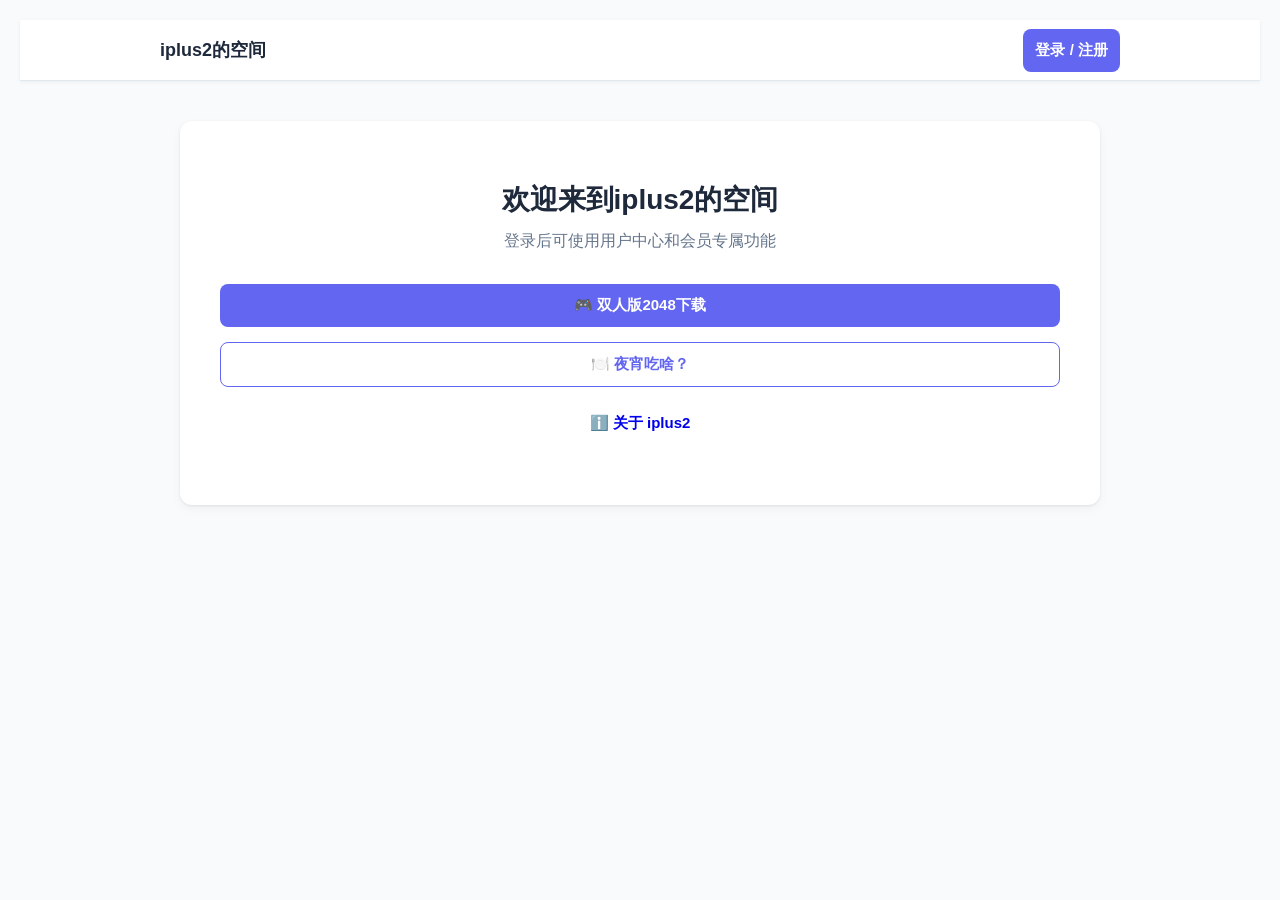
<file: index.html>
<!DOCTYPE html>
<html lang="zh-CN">
<head>
  <meta charset="UTF-8" />
  <meta name="viewport" content="width=device-width, initial-scale=1.0" />
  <title>iplus2的空间</title>
  <link rel="stylesheet" href="css/style.css" />
</head>
<body>
  <div id="site-header"></div>

  <!-- 主页内容 -->
  <main class="home-container">
    <section class="home-hero">
      <h2 id="home-welcome">欢迎来到iplus2的空间</h2>
      <p id="home-description">登录后可使用用户中心和会员专属功能</p>
      <div style="margin-top: 20px;">
        <a href="2048download.html" class="btn btn-primary home-cta">🎮 双人版2048下载</a>
      </div>
      <div style="margin-top: 15px;">
        <a id="home-meal-link" href="dinner.html" class="btn btn-secondary home-cta">🍽️ 吃点啥？</a>
      </div>
      <div id="home-contact-btn-wrap" style="margin-top: 15px; display: none;">
        <a id="home-contact-btn" href="contact.html" class="btn btn-primary home-cta">🌐 个人空间</a>
      </div>
      <div id="home-mailbox-btn-wrap" style="margin-top: 15px; display: none;">
        <a href="mailbox.html" class="btn btn-primary home-cta">📮 信箱</a>
      </div>
      <div id="home-wishlist-btn-wrap" style="margin-top: 15px; display: none;">
        <a href="wishlist.html" class="btn btn-primary home-cta">✨ 心愿单</a>
      </div>
      <div id="home-admin-btn-wrap" style="margin-top: 15px; display: none;">
        <a href="admin-invite.html" class="btn btn-primary home-cta">🔧 站主工作台</a>
      </div>
      <div style="margin-top: 15px;">
        <a href="about.html" class="btn btn-outline home-cta">ℹ️ 关于 iplus2</a>
      </div>
    </section>
  </main>

  <script src="js/supabase.min.js"></script>
  <script src="js/config.js"></script>
  <script src="js/header-auth.js"></script>
  <script src="js/vip.js"></script>
  <script src="js/dinner.js"></script>
  <script src="js/home.js"></script>
</body>
</html>
</file>
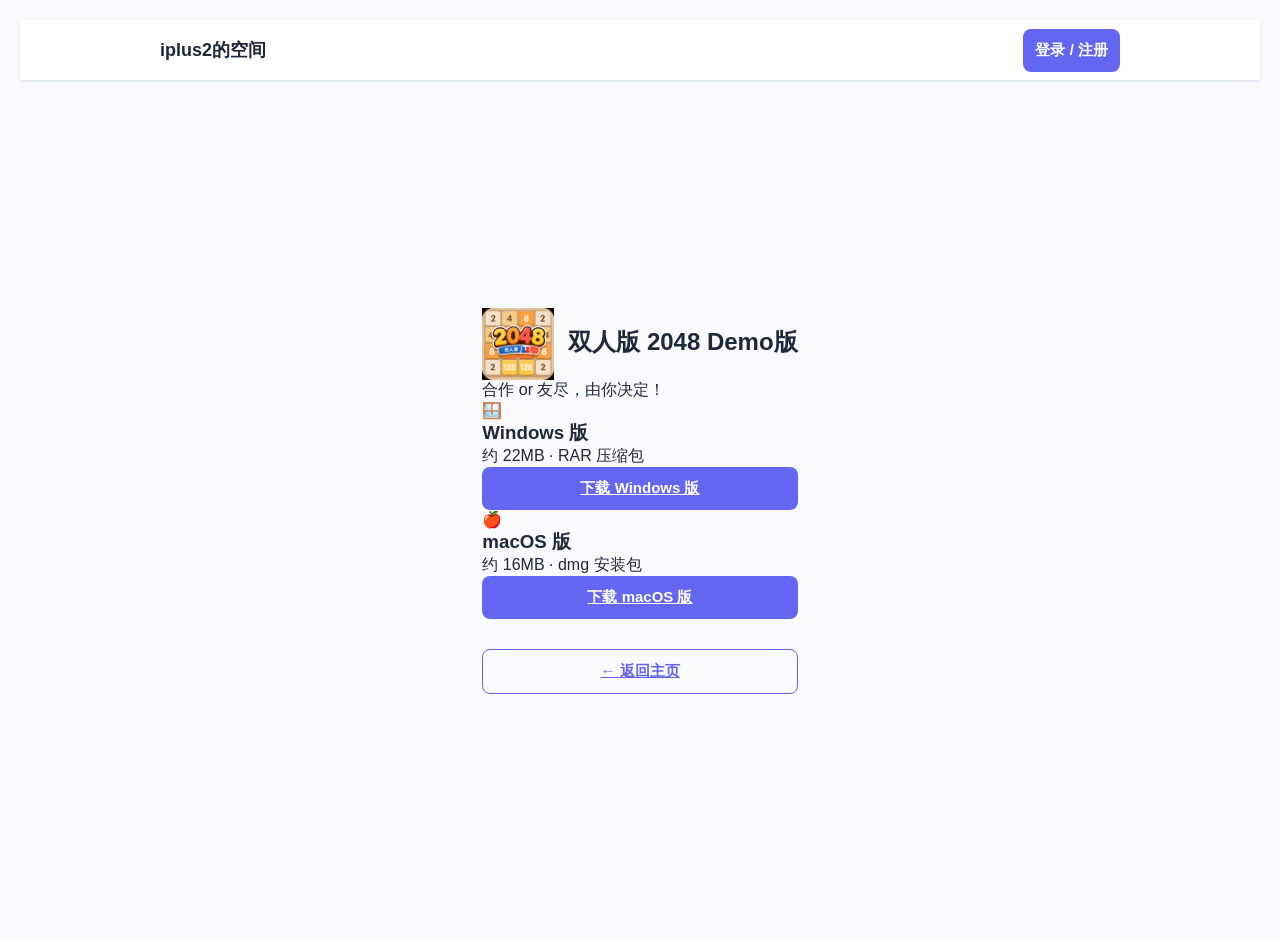
<file: 2048download.html>
<!DOCTYPE html>
<html lang="zh-CN">
<head>
  <meta charset="UTF-8" />
  <meta name="viewport" content="width=device-width, initial-scale=1.0" />
  <title>双人版2048 Demo版</title>
  <link rel="stylesheet" href="css/style.css" />
</head>
<body>
  <div id="site-header"></div>

  <main class="page-center">
    <section class="download-section">
      <h2>
        <img src="images/2048-icon.png" alt="2048" style="height:3em;vertical-align:middle;margin-right:0.3em;">
        双人版 2048 Demo版
      </h2>
      <p class="download-desc">合作 or 友尽，由你决定！</p>

      <div class="download-cards">
        <!-- Windows 下载卡片 -->
        <div class="download-card">
          <div class="download-icon">🪟</div>
          <h3>Windows 版</h3>
          <p class="download-info">约 22MB · RAR 压缩包</p>
          <a href="https://glumggyukihrkfrryogd.supabase.co/storage/v1/object/public/attachments/2048download/2048.rar" class="btn btn-primary" id="btn-download-win">下载 Windows 版</a>
        </div>

        <!-- macOS 下载卡片 -->
        <div class="download-card">
          <div class="download-icon">🍎</div>
          <h3>macOS 版</h3>
          <p class="download-info">约 16MB · dmg 安装包</p>
          <a href="https://glumggyukihrkfrryogd.supabase.co/storage/v1/object/public/attachments/2048download/2048_installer.dmg" class="btn btn-primary" id="btn-download-mac">下载 macOS 版</a>
        </div>
      </div>

      <div style="margin-top: 30px;">
        <a href="index.html" class="btn btn-secondary">← 返回主页</a>
      </div>
    </section>
  </main>

  <script src="js/supabase.min.js"></script>
  <script src="js/config.js"></script>
  <script src="js/header-auth.js"></script>
  <script src="js/vip.js"></script>
</body>
</html>
</file>
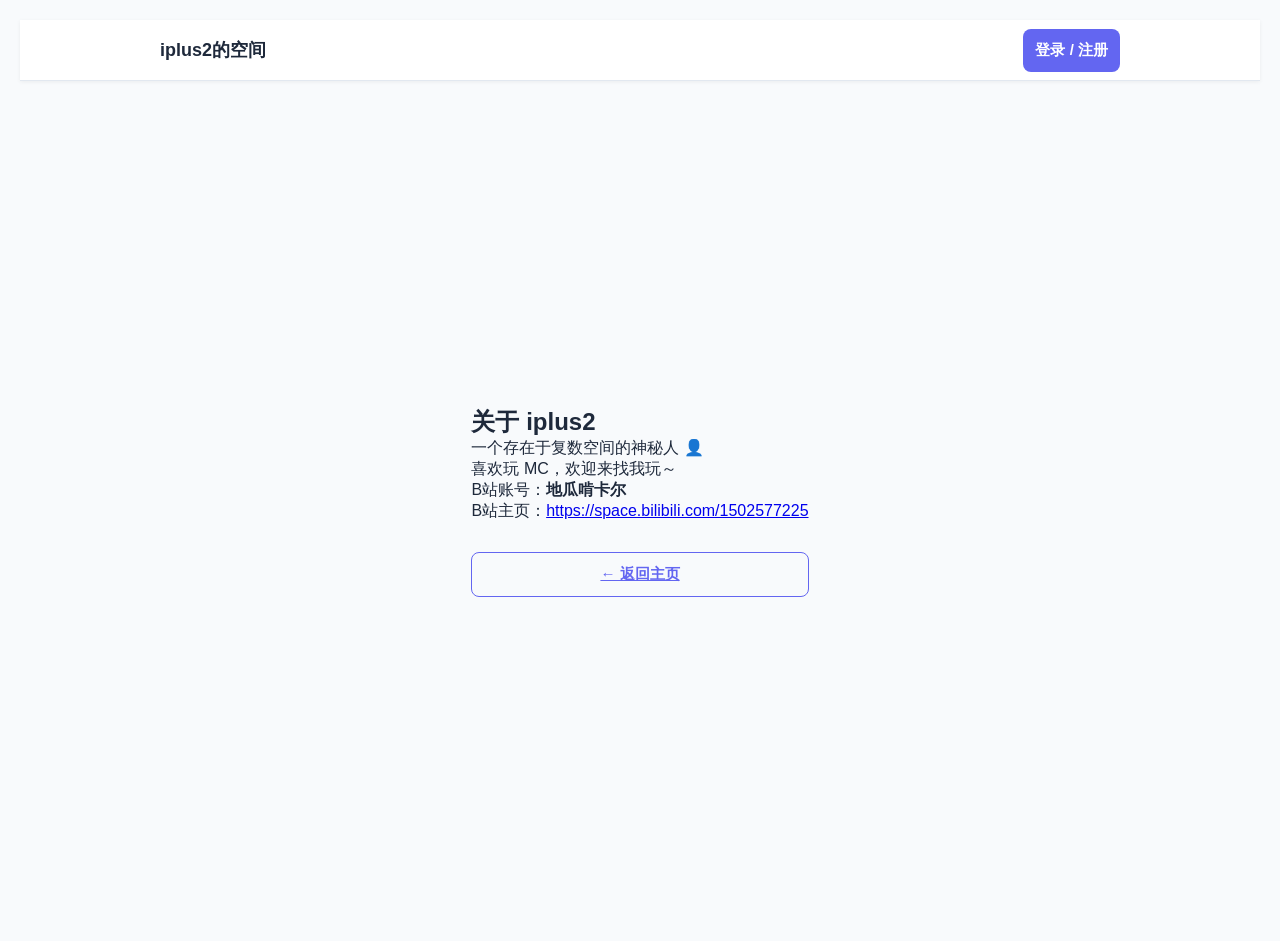
<file: about.html>
<!DOCTYPE html>
<html lang="zh-CN">
<head>
  <meta charset="UTF-8" />
  <meta name="viewport" content="width=device-width, initial-scale=1.0" />
  <title>关于 iplus2</title>
  <link rel="stylesheet" href="css/style.css" />
</head>
<body>
  <div id="site-header"></div>

  <main class="page-center">
    <section class="about-section">
      <h2>关于 iplus2</h2>
      <div class="about-content">
        <p>一个存在于复数空间的神秘人 👤</p>
        <p>喜欢玩 MC，欢迎来找我玩～</p>
        <p>
          B站账号：<strong>地瓜啃卡尔</strong><br />
          B站主页：<a href="https://space.bilibili.com/1502577225" target="_blank">https://space.bilibili.com/1502577225</a>
        </p>
      </div>
      <div style="margin-top: 30px;">
        <a href="index.html" class="btn btn-secondary">← 返回主页</a>
      </div>
    </section>
  </main>

  <script src="js/supabase.min.js"></script>
  <script src="js/config.js"></script>
  <script src="js/header-auth.js"></script>
  <script src="js/vip.js"></script>
</body>
</html>
</file>
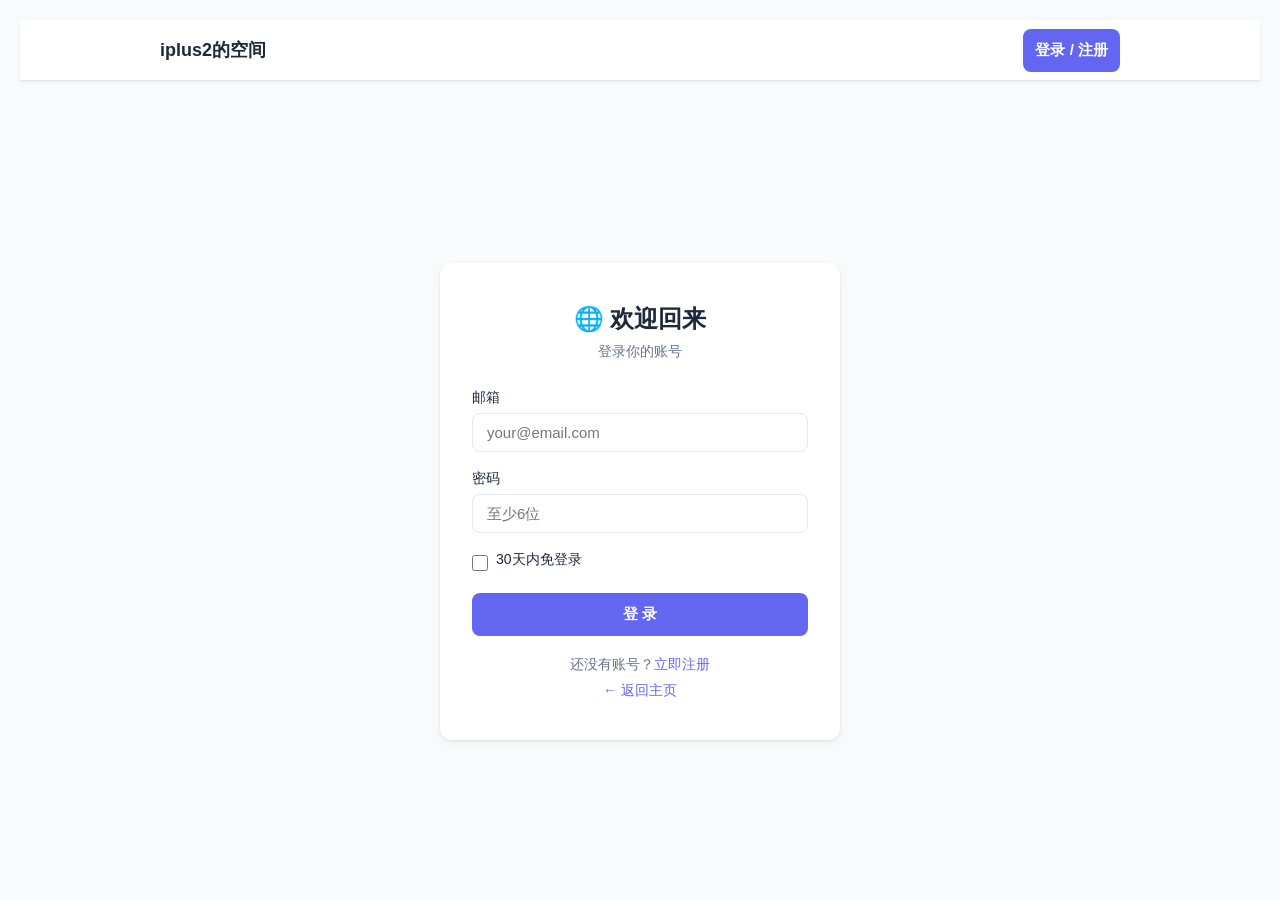
<file: admin-invite.html>
<!DOCTYPE html>
<html lang="zh-CN">
<head>
  <meta charset="UTF-8" />
  <meta name="viewport" content="width=device-width, initial-scale=1.0" />
  <title>邀请码管理</title>
  <link rel="stylesheet" href="css/style.css" />
  <link rel="stylesheet" href="css/admin-invite.css" />
</head>
<body>
  <div id="site-header"></div>

  <div class="page-center">
    <div class="admin-wrap">
      <a href="index.html" class="back-link">← 返回首页</a>

      <div class="admin-header">
        <h1>🎫 邀请码管理</h1>
        <p>生成和管理 VIP / SVIP 邀请码</p>
      </div>

      <div class="notice">
        ⚠️ <strong>仅管理员可用。</strong> 生成邀请码后请妥善保管，将码发给需要升级的用户，他们在自己的「用户中心」页面输入即可激活会员。
      </div>

      <!-- 生成区 -->
      <div class="admin-card">
        <h3>➕ 生成新邀请码</h3>
        <div class="gen-form">
          <select id="code-type-select">
            <option value="vip">VIP</option>
            <option value="svip">SVIP</option>
          </select>
          <input type="text" id="custom-code-input" placeholder="留空则自动生成" maxlength="24" style="padding:8px 12px;border:1px solid #d1d5db;border-radius:8px;font-size:0.9rem;outline:none;" />
          <button id="btn-gen-code" class="btn btn-primary">生成</button>
        </div>
        <div id="gen-result" class="result-box result-empty" style="display:none;"></div>
      </div>

      <!-- 列表区 -->
      <div class="admin-card">
        <h3>📋 邀请码列表</h3>
        <div id="codes-loading" class="loading">加载中...</div>
        <div id="codes-list"></div>
      </div>
    </div>
  </div>

  <script src="js/supabase.min.js"></script>
  <script src="js/config.js"></script>
  <script src="js/auth.js"></script>
  <script src="js/header-auth.js"></script>
  <script src="js/admin-invite.js"></script>
</body>
</html>
</file>
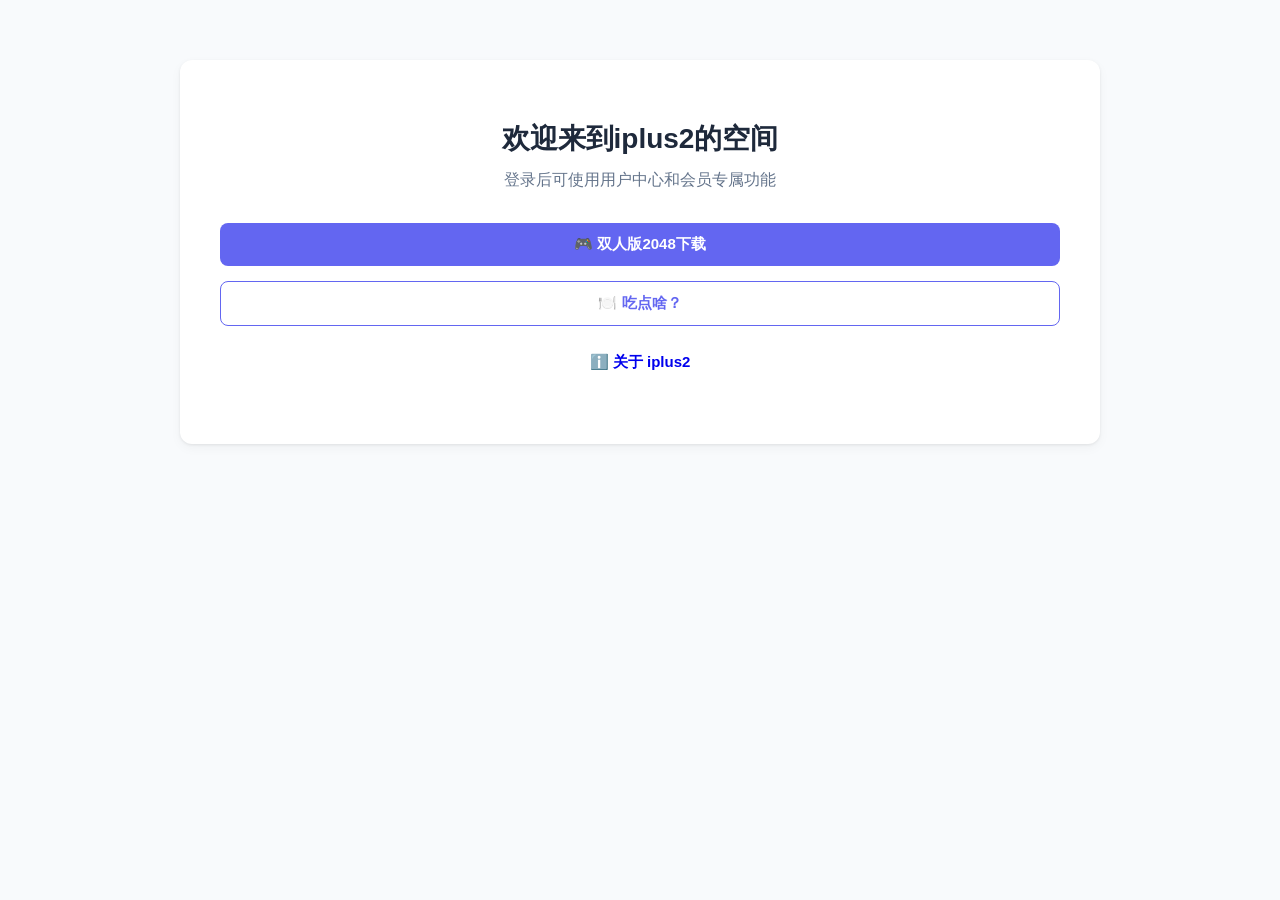
<file: change-password.html>
<!DOCTYPE html>
<html lang="zh-CN">
<head>
  <meta charset="UTF-8" />
  <meta name="viewport" content="width=device-width, initial-scale=1.0" />
  <title>修改密码</title>
  <link rel="stylesheet" href="css/style.css" />
</head>
<body>
  <div id="site-header"></div>

  <div class="page-center">
  <div class="auth-container">
    <div class="auth-card">
      <h1>🔑 修改密码</h1>
      <p class="subtitle">输入新密码</p>

      <div id="pwd-msg" class="message" style="display:none;"></div>

      <form id="change-pwd-form">
        <div class="form-group">
          <label for="new-password">新密码</label>
          <input type="password" id="new-password" placeholder="至少6位" required />
        </div>
        <div class="form-group">
          <label for="confirm-password">确认新密码</label>
          <input type="password" id="confirm-password" placeholder="再次输入新密码" required />
        </div>
        <button type="submit" class="btn btn-primary">确认修改</button>
      </form>

      <p class="auth-link">
        <a href="index.html">← 返回主页</a>
      </p>
    </div>
  </div>
  </div>

  <script src="js/supabase.min.js"></script>
  <script src="js/config.js"></script>
  <script src="js/header-auth.js"></script>
  <script src="js/vip.js"></script>
  <script src="js/change-password.js"></script>
</body>
</html>
</file>
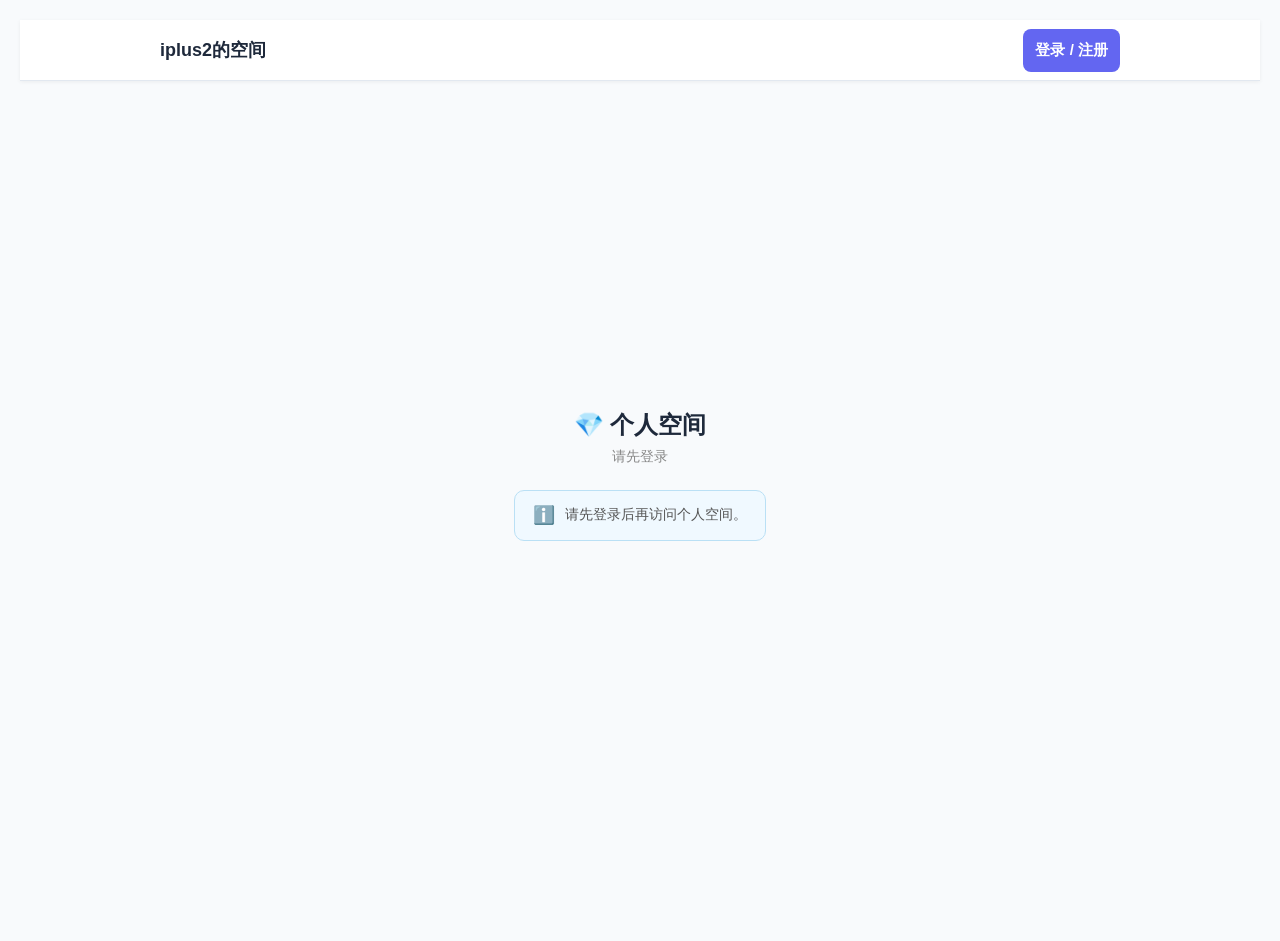
<file: contact.html>
<!DOCTYPE html>
<html lang="zh-CN">
<head>
  <meta charset="UTF-8" />
  <meta name="viewport" content="width=device-width, initial-scale=1.0" />
  <title>个人空间</title>
  <link rel="stylesheet" href="css/style.css" />
  <link rel="stylesheet" href="css/contact.css" />
</head>
<body>
  <div id="site-header"></div>

  <div class="page-center">
    <div class="private-space-wrap">
      <div class="private-header">
        <h1>💎 个人空间</h1>
        <p id="space-status">正在加载...</p>
      </div>

      <div id="private-compose" class="private-compose" style="display:none;">
        <h3>📝 发送消息</h3>
        <textarea id="compose-content" placeholder="在这里写下你想告诉我的内容..." maxlength="2000"></textarea>
        <div class="private-compose-actions">
          <label id="file-attach-label">
            📎 附件
            <input type="file" id="compose-file" accept="image/*,.pdf,.doc,.docx,.txt,.zip" />
          </label>
          <button id="btn-compose-submit" class="btn-compose">发 送</button>
        </div>
        <p class="private-attachment-hint">附件仅对双方可见，单个文件最大 20 MB。</p>
        <div id="compose-file-name" style="font-size:0.8rem;color:#888;margin-top:6px;display:none;"></div>
        <div id="compose-msg" class="message" style="margin-top:8px;"></div>
      </div>

      <div id="private-feed" class="private-feed"></div>
      <div class="private-pagination">
        <p id="posts-status" role="status"></p>
        <button id="btn-load-more" class="btn btn-secondary" type="button" hidden>加载更多</button>
      </div>
    </div>
  </div>

  <script src="js/supabase.min.js"></script>
  <script src="js/config.js"></script>
  <script src="js/auth.js"></script>
  <script src="js/header-auth.js"></script>
  <script src="js/vip.js"></script>
  <script src="js/contact.js"></script>
</body>
</html>
</file>
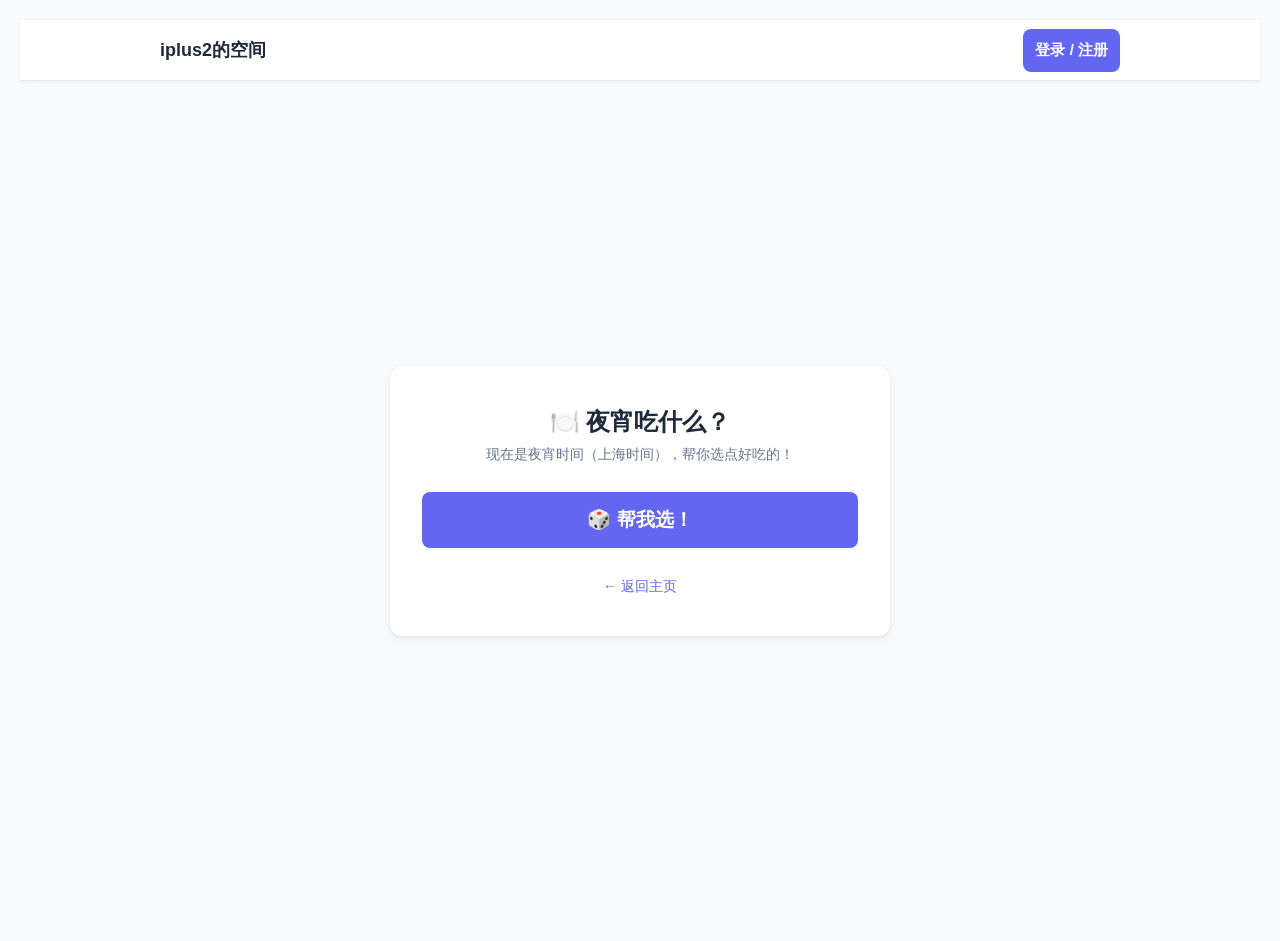
<file: dinner.html>
<!DOCTYPE html>
<html lang="zh-CN">
<head>
  <meta charset="UTF-8" />
  <meta name="viewport" content="width=device-width, initial-scale=1.0" />
  <title>吃点什么</title>
  <link rel="stylesheet" href="css/style.css" />
</head>
<body>
  <div id="site-header"></div>

  <!-- 按上海时间随机推荐餐食 -->
  <main class="page-center">
    <div class="auth-container" style="max-width: 500px;">
      <div class="auth-card">
        <h1 id="meal-title">🍽️ 吃点什么？</h1>
        <p id="meal-description" class="subtitle">纠结党的救星来了！</p>

        <!-- 抽取结果 -->
        <div id="result-box" class="message" role="status" style="display: none; font-size: 1.5em; padding: 30px; margin: 20px 0;">
        </div>

        <button id="btn-spin" class="btn btn-primary" style="font-size: 1.2em; padding: 15px 40px;">
          🎲 帮我选！
        </button>

        <p class="auth-link" style="margin-top: 30px;">
          <a href="index.html">← 返回主页</a>
        </p>
      </div>
    </div>
  </main>

  <script src="js/supabase.min.js"></script>
  <script src="js/config.js"></script>
  <script src="js/header-auth.js"></script>
  <script src="js/vip.js"></script>
  <script src="js/dinner.js"></script>
</body>
</html>
</file>
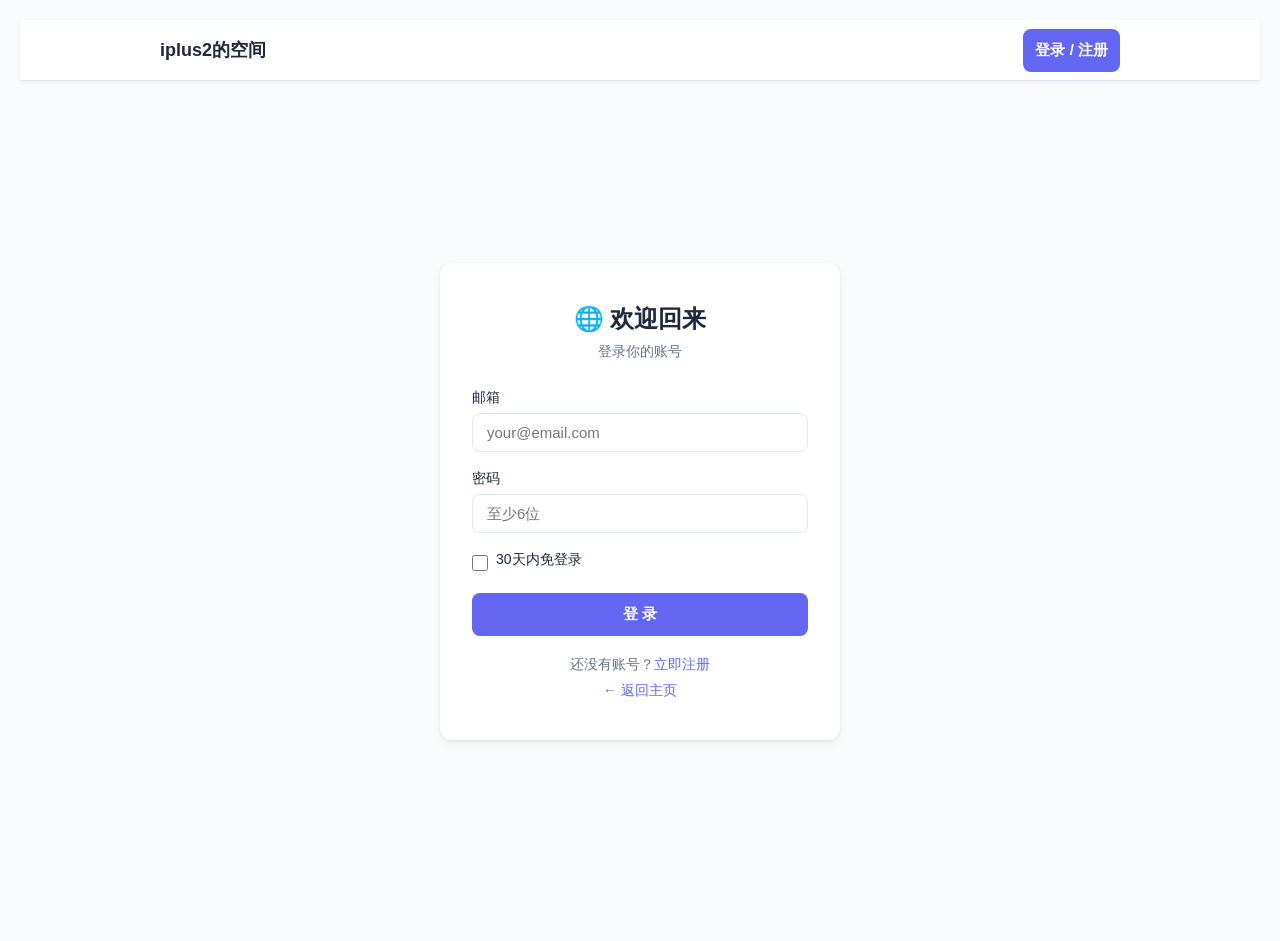
<file: login.html>
<!DOCTYPE html>
<html lang="zh-CN">
<head>
  <meta charset="UTF-8" />
  <meta name="viewport" content="width=device-width, initial-scale=1.0" />
  <title>登录</title>
  <link rel="stylesheet" href="css/style.css" />
</head>
<body>
  <div id="site-header"></div>

  <div class="page-center">
    <div class="auth-container">
      <div class="auth-card">
        <h1>🌐 欢迎回来</h1>
        <p class="subtitle">登录你的账号</p>

        <div id="login-msg" class="message" style="display:none;"></div>

        <form id="login-form">
          <div class="form-group">
            <label for="email">邮箱</label>
            <input type="email" id="email" placeholder="your@email.com" required />
          </div>
          <div class="form-group">
            <label for="password">密码</label>
            <input type="password" id="password" placeholder="至少6位" required />
          </div>
          <div class="form-group form-check">
            <input type="checkbox" id="remember-me" />
            <label for="remember-me">30天内免登录</label>
          </div>
          <button type="submit" class="btn btn-primary">登 录</button>
        </form>

        <p class="auth-link">
          还没有账号？<a href="register.html">立即注册</a>
        </p>
        <p class="auth-link" style="margin-top:8px;">
          <a href="index.html">← 返回主页</a>
        </p>
      </div>
    </div>
  </div>

  <script src="js/supabase.min.js"></script>
  <script src="js/config.js"></script>
  <script src="js/auth.js"></script>
  <script src="js/header-auth.js"></script>
  <script src="js/vip.js"></script>
  <script src="js/login.js"></script>
</body>
</html>
</file>
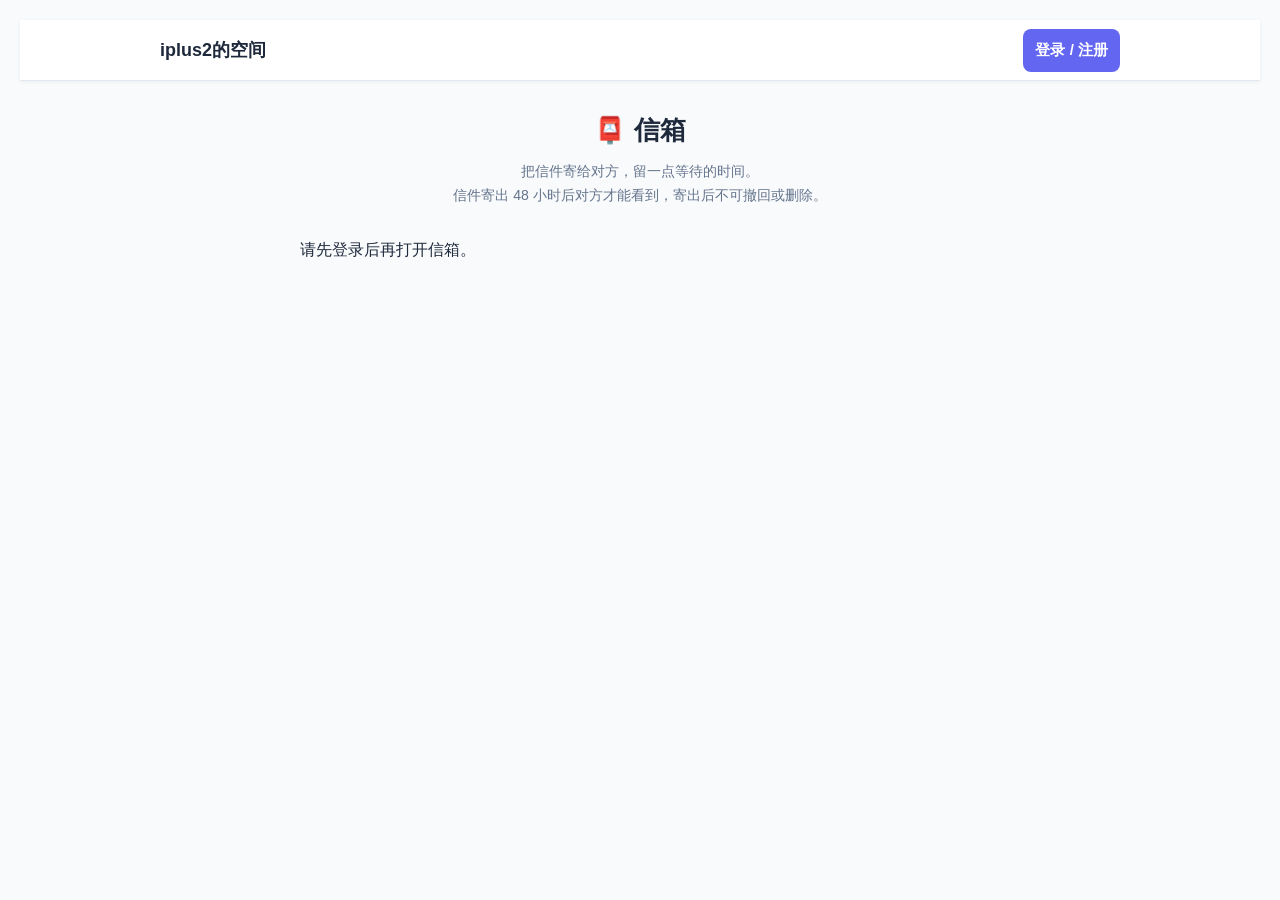
<file: mailbox.html>
<!DOCTYPE html>
<html lang="zh-CN">
<head>
  <meta charset="UTF-8" />
  <meta name="viewport" content="width=device-width, initial-scale=1.0" />
  <title>信箱</title>
  <link rel="stylesheet" href="css/style.css" />
  <link rel="stylesheet" href="css/mailbox.css" />
</head>
<body>
  <div id="site-header"></div>
  <main class="mailbox-wrap">
    <header class="mailbox-heading">
      <h1>📮 信箱</h1>
      <p>把信件寄给对方，留一点等待的时间。</p>
      <p>信件寄出 48 小时后对方才能看到，寄出后不可撤回或删除。</p>
    </header>
    <p id="mailbox-status" role="status">正在打开信箱...</p>
    <div id="mailbox-content" hidden>
      <form id="mailbox-compose" class="mailbox-card">
        <h2>寄一封信</h2>
        <fieldset id="mailbox-fields">
          <label for="mailbox-recipient">收件人</label>
          <select id="mailbox-recipient" required></select>
          <label for="mailbox-file">选择照片</label>
          <input id="mailbox-file" type="file" accept="image/jpeg,image/png,image/webp,image/gif" />
          <p class="mailbox-hint">每次一张，支持 JPG、PNG、WebP、GIF，最大 10 MB。</p>
          <img id="mailbox-preview" class="mailbox-photo" alt="待寄照片预览" hidden />
        </fieldset>
        <button id="mailbox-send" class="btn btn-primary" type="submit">寄出信件</button>
        <p id="mailbox-send-status" role="status"></p>
      </form>
      <nav class="mailbox-toolbar" aria-label="信件分类">
        <button id="mailbox-inbox" class="btn btn-secondary" type="button" aria-pressed="true">收到的信件</button>
        <button id="mailbox-sent" class="btn btn-secondary" type="button" aria-pressed="false">寄出的信件</button>
        <button id="mailbox-refresh" class="btn btn-secondary" type="button">刷新</button>
      </nav>
      <p id="mailbox-list-status" role="status"></p>
      <div id="mailbox-feed" class="mailbox-feed"></div>
      <button id="mailbox-more" class="btn btn-secondary" type="button" hidden>加载更多</button>
    </div>
  </main>
  <script src="js/supabase.min.js"></script>
  <script src="js/config.js"></script>
  <script src="js/header-auth.js"></script>
  <script src="js/vip.js"></script>
  <script src="js/mailbox.js"></script>
</body>
</html>
</file>
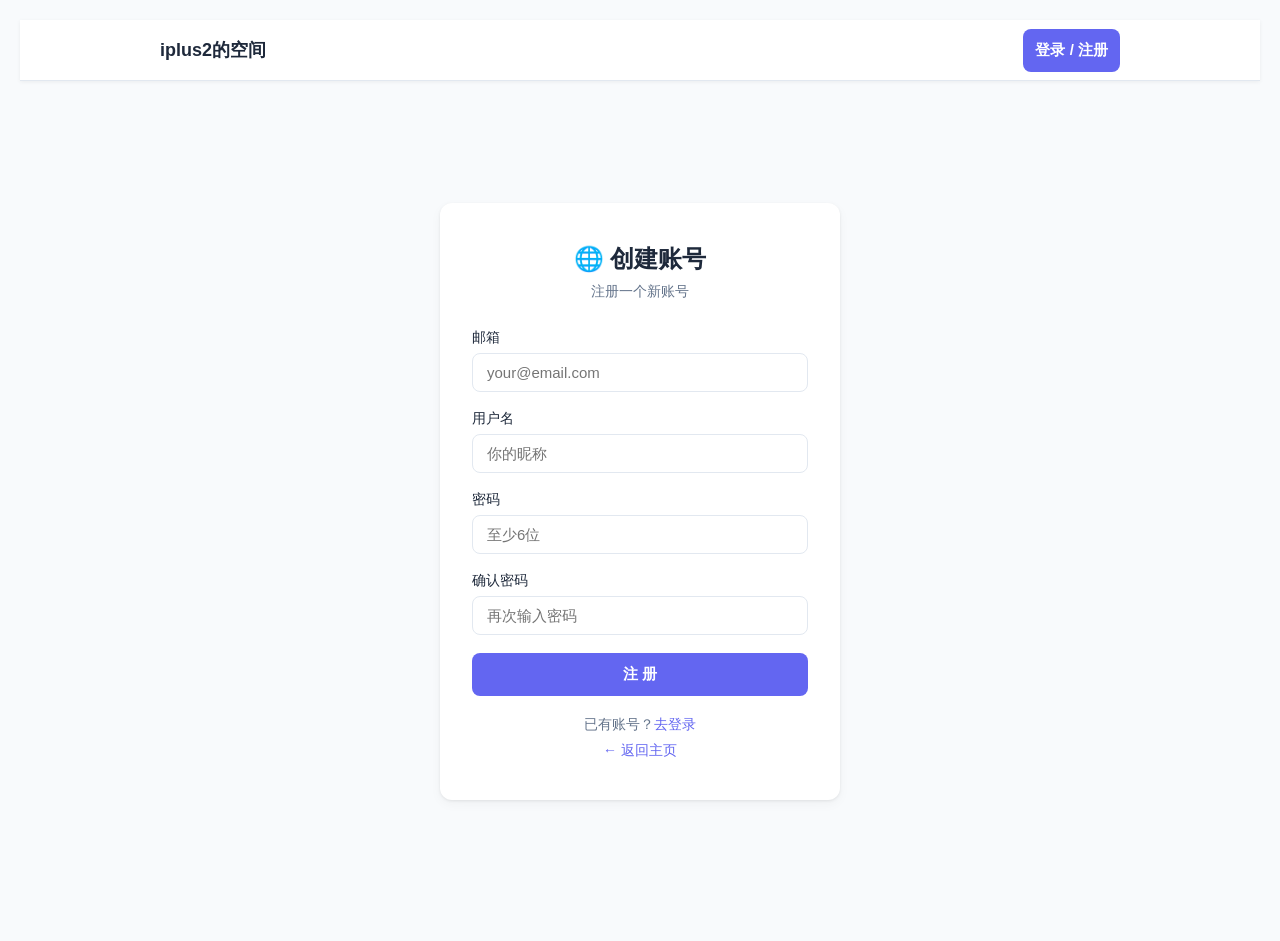
<file: register.html>
<!DOCTYPE html>
<html lang="zh-CN">
<head>
  <meta charset="UTF-8" />
  <meta name="viewport" content="width=device-width, initial-scale=1.0" />
  <title>注册</title>
  <link rel="stylesheet" href="css/style.css" />
</head>
<body>
  <div id="site-header"></div>

  <div class="page-center">
  <div class="auth-container">
    <div class="auth-card">
      <h1>🌐 创建账号</h1>
      <p class="subtitle">注册一个新账号</p>

      <div id="register-msg" class="message" style="display:none;"></div>

      <form id="register-form">
        <div class="form-group">
          <label for="email">邮箱</label>
          <input type="email" id="email" placeholder="your@email.com" required />
        </div>
        <div class="form-group">
          <label for="username">用户名</label>
          <input type="text" id="username" placeholder="你的昵称" required />
        </div>
        <div class="form-group">
          <label for="password">密码</label>
          <input type="password" id="password" placeholder="至少6位" required />
        </div>
        <div class="form-group">
          <label for="confirm-password">确认密码</label>
          <input type="password" id="confirm-password" placeholder="再次输入密码" required />
        </div>
        <button type="submit" id="btn-register-submit" class="btn btn-primary">注 册</button>
      </form>

      <p class="auth-link">
        已有账号？<a href="login.html">去登录</a>
      </p>
      <p class="auth-link" style="margin-top:8px;">
        <a href="index.html">← 返回主页</a>
      </p>
    </div>
  </div>
  </div>

  <script src="js/supabase.min.js"></script>
  <script src="js/config.js"></script>
  <script src="js/auth.js"></script>
  <script src="js/header-auth.js"></script>
  <script src="js/vip.js"></script>
  <script src="js/register.js"></script>
</body>
</html>
</file>
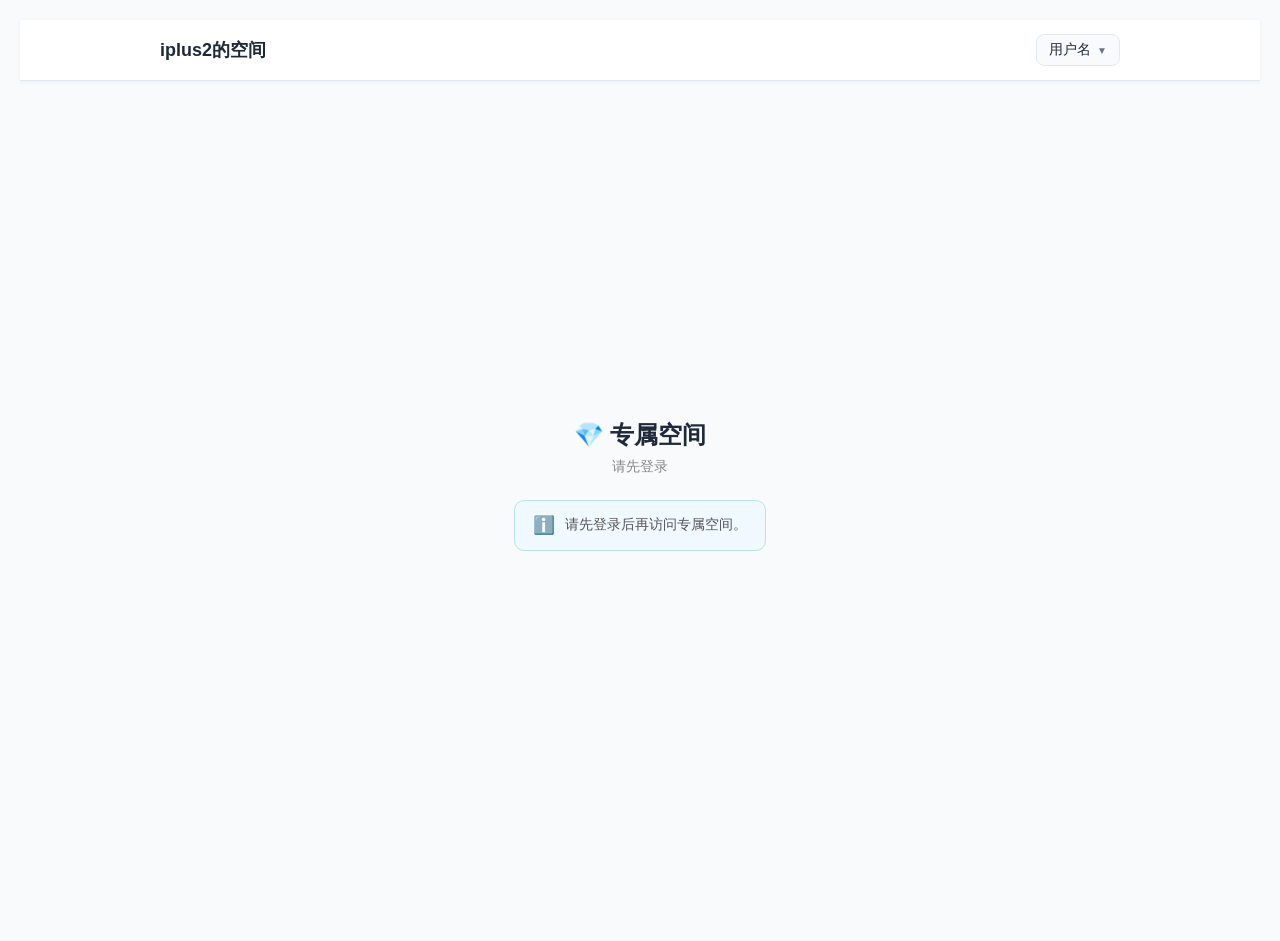
<file: svip-private.html>
<!DOCTYPE html>
<html lang="zh-CN">
<head>
  <meta charset="UTF-8" />
  <meta name="viewport" content="width=device-width, initial-scale=1.0" />
  <title>专属空间</title>
  <link rel="stylesheet" href="css/style.css" />
  <style>
    /* ===== 专属空间页面样式 ===== */
    .private-space-wrap {
      max-width: 680px;
      margin: 0 auto;
      padding: 0 16px 40px;
    }

    .private-header {
      text-align: center;
      padding: 32px 0 24px;
    }

    .private-header h1 {
      font-size: 1.5rem;
      color: var(--color-text);
      margin-bottom: 6px;
    }

    .private-header p {
      color: #888;
      font-size: 0.9rem;
    }

    /* 提示区 */
    .private-notice {
      background: #f0f9ff;
      border: 1px solid #bae0f5;
      border-radius: 10px;
      padding: 14px 18px;
      margin-bottom: 24px;
      font-size: 0.88rem;
      color: #555;
      display: flex;
      align-items: flex-start;
      gap: 10px;
    }

    .private-notice .notice-icon {
      font-size: 1.1rem;
      flex-shrink: 0;
    }

    /* 发帖区 */
    .private-compose {
      background: #fff;
      border: 1px solid #e5e7eb;
      border-radius: 12px;
      padding: 18px;
      margin-bottom: 24px;
      box-shadow: 0 1px 3px rgba(0,0,0,0.06);
    }

    .private-compose h3 {
      font-size: 0.95rem;
      color: #666;
      margin-bottom: 12px;
      display: flex;
      align-items: center;
      gap: 6px;
    }

    .private-compose textarea {
      width: 100%;
      min-height: 90px;
      padding: 10px 12px;
      border: 1px solid #d1d5db;
      border-radius: 8px;
      font-size: 0.95rem;
      font-family: inherit;
      resize: vertical;
      box-sizing: border-box;
      outline: none;
      transition: border-color 0.2s;
    }

    .private-compose textarea:focus {
      border-color: var(--color-primary, #3b82f6);
    }

    .private-compose textarea::placeholder {
      color: #aaa;
    }

    .private-compose-actions {
      display: flex;
      justify-content: space-between;
      align-items: center;
      margin-top: 10px;
    }

    .private-compose-actions label {
      font-size: 0.85rem;
      color: #888;
      cursor: pointer;
      display: flex;
      align-items: center;
      gap: 4px;
    }

    .private-compose-actions input[type="file"] {
      display: none;
    }

    .btn-compose {
      padding: 7px 18px;
      background: var(--color-primary, #3b82f6);
      color: #fff;
      border: none;
      border-radius: 7px;
      font-size: 0.9rem;
      cursor: pointer;
      transition: opacity 0.2s;
    }

    .btn-compose:hover { opacity: 0.85; }
    .btn-compose:disabled { opacity: 0.5; cursor: not-allowed; }

    /* 对话列表 */
    .private-feed {
      display: flex;
      flex-direction: column;
      gap: 14px;
    }

    .private-post {
      background: #fff;
      border: 1px solid #e5e7eb;
      border-radius: 12px;
      padding: 14px 16px;
      box-shadow: 0 1px 3px rgba(0,0,0,0.05);
    }

    .private-post-header {
      display: flex;
      justify-content: space-between;
      align-items: center;
      margin-bottom: 8px;
    }

    .private-post-author {
      display: flex;
      align-items: center;
      gap: 8px;
    }

    .private-post-avatar {
      width: 30px;
      height: 30px;
      border-radius: 50%;
      background: linear-gradient(135deg, #667eea, #764ba2);
      color: #fff;
      font-size: 0.75rem;
      font-weight: bold;
      display: flex;
      align-items: center;
      justify-content: center;
    }

    .private-post-avatar.is-admin {
      background: linear-gradient(135deg, #f093fb, #f5576c);
    }

    .private-post-author-name {
      font-size: 0.88rem;
      font-weight: 600;
      color: #333;
    }

    .private-post-author-badge {
      font-size: 0.72rem;
      padding: 1px 6px;
      border-radius: 10px;
      margin-left: 4px;
    }

    .badge-admin { background: #fee2e2; color: #dc2626; }
    .badge-svip { background: #ede9fe; color: #7c3aed; }
    .badge-vip { background: #dbeafe; color: #2563eb; }

    .private-post-time {
      font-size: 0.78rem;
      color: #aaa;
    }

    .private-post-content {
      font-size: 0.95rem;
      color: #333;
      line-height: 1.6;
      white-space: pre-wrap;
      word-break: break-word;
    }

    .private-post-file {
      margin-top: 8px;
      display: flex;
      align-items: center;
      gap: 6px;
      font-size: 0.85rem;
    }

    .private-post-file a {
      color: var(--color-primary, #3b82f6);
      text-decoration: none;
      display: flex;
      align-items: center;
      gap: 4px;
    }

    .private-post-file a:hover { text-decoration: underline; }

    .private-post-actions {
      margin-top: 8px;
      display: flex;
      justify-content: flex-end;
    }

    .btn-delete-post {
      font-size: 0.8rem;
      color: #dc2626;
      background: none;
      border: none;
      cursor: pointer;
      padding: 2px 6px;
      border-radius: 4px;
      opacity: 0.7;
    }

    .btn-delete-post:hover { opacity: 1; background: #fee2e2; }

    /* 空状态 */
    .private-empty {
      text-align: center;
      padding: 48px 0;
      color: #bbb;
    }

    .private-empty-icon {
      font-size: 3rem;
      margin-bottom: 12px;
    }

    .private-empty p {
      font-size: 0.95rem;
    }

    /* 加载状态 */
    .private-loading {
      text-align: center;
      padding: 24px;
      color: #aaa;
    }

    /* 文件名超长截断 */
    .file-name-display {
      max-width: 200px;
      overflow: hidden;
      text-overflow: ellipsis;
      white-space: nowrap;
      display: inline-block;
      vertical-align: middle;
    }
  </style>
</head>
<body>
  <!-- 顶部导航 -->
  <header class="site-header">
    <div class="header-inner">
      <a href="index.html" style="text-decoration:none;">
        <h1 class="header-logo">iplus2的空间</h1>
      </a>
      <div class="header-actions">
        <div id="header-auth-area" class="header-auth-area" style="display:none;">
          <button class="btn btn-primary btn-sm" onclick="window.location.href='login.html'">登录 / 注册</button>
        </div>
        <div id="header-user-dropdown" class="header-user-dropdown">
          <div class="user-trigger">
            <span id="header-user-name" class="header-user-name">用户名</span>
            <span class="dropdown-arrow">▼</span>
          </div>
          <div id="dropdown-menu" class="dropdown-menu">
            <div id="dropdown-user-name" class="dropdown-user-name">用户名</div>
            <button id="btn-user-center" class="dropdown-item">用户中心</button>
            <button id="btn-logout" class="dropdown-item dropdown-item-danger">退出登录</button>
          </div>
        </div>
      </div>
    </div>
  </header>

  <div class="page-center">
    <div class="private-space-wrap">
      <div class="private-header">
        <h1>💎 专属空间</h1>
        <p id="space-status">正在加载...</p>
      </div>

      <div id="private-compose" class="private-compose" style="display:none;">
        <h3>📝 发送消息</h3>
        <textarea id="compose-content" placeholder="在这里写下你想告诉我的内容..." maxlength="2000"></textarea>
        <div class="private-compose-actions">
          <label id="file-attach-label">
            📎 附件
            <input type="file" id="compose-file" accept="image/*,.pdf,.doc,.docx,.txt,.zip" />
          </label>
          <button id="btn-compose-submit" class="btn-compose">发 送</button>
        </div>
        <div id="compose-file-name" style="font-size:0.8rem;color:#888;margin-top:6px;display:none;"></div>
        <div id="compose-msg" class="message" style="margin-top:8px;"></div>
      </div>

      <div id="private-feed" class="private-feed"></div>
    </div>
  </div>

  <script src="js/supabase.min.js"></script>
  <script src="js/config.js"></script>
  <script src="js/auth.js"></script>
  <script src="js/header-auth.js"></script>
  <script src="js/vip.js"></script>
  <script src="js/private-space.js"></script>
</body>
</html>
</file>
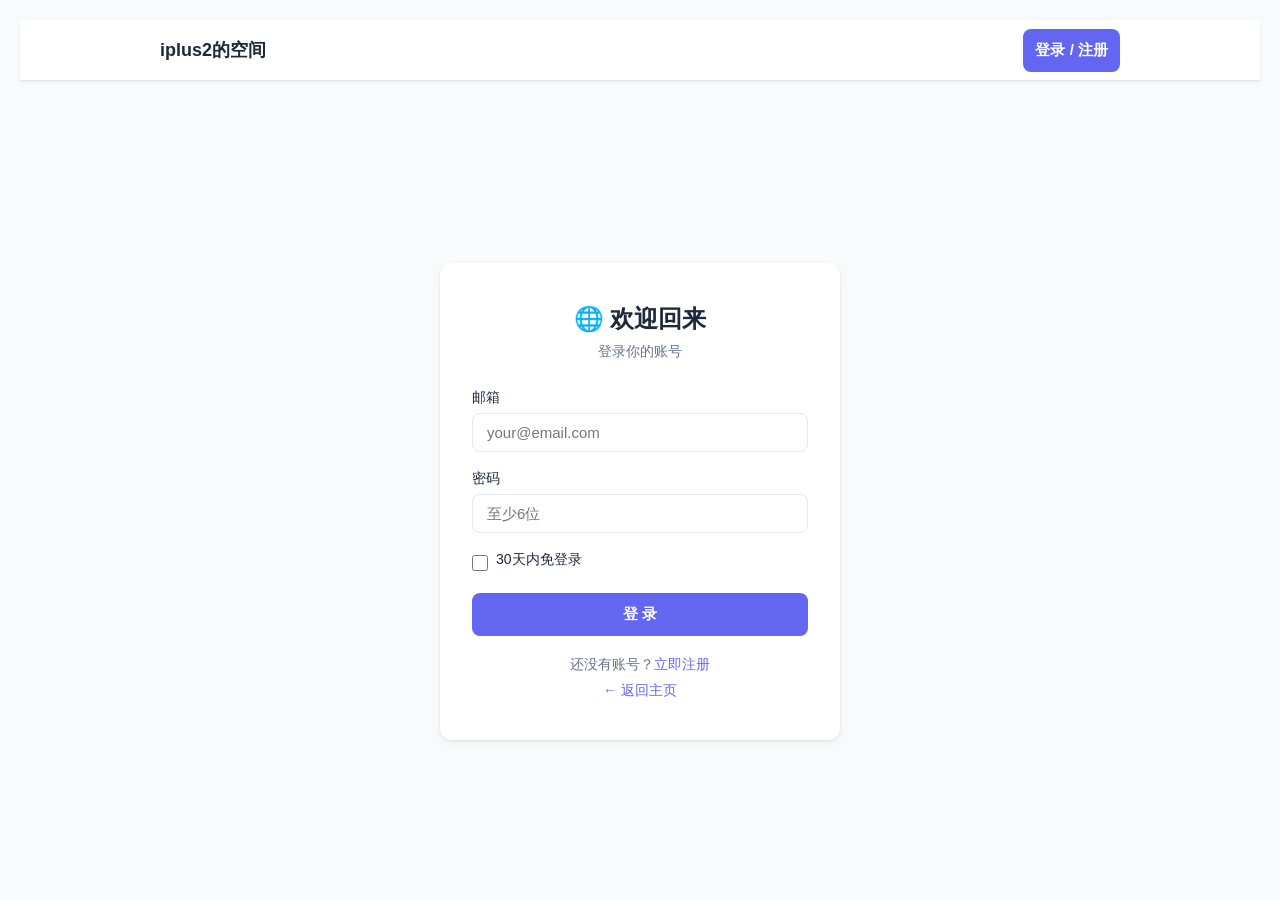
<file: user-profile.html>
<!DOCTYPE html>
<html lang="zh-CN">
<head>
  <meta charset="UTF-8" />
  <meta name="viewport" content="width=device-width, initial-scale=1.0" />
  <title>用户中心 - iplus2的空间</title>
  <link rel="stylesheet" href="css/style.css" />
  <link rel="stylesheet" href="css/user-profile.css" />
</head>
<body>
  <div id="site-header"></div>

  <!-- 用户中心内容 -->
  <div class="page-center">
    <div class="profile-container">
      <h2 class="profile-title">👤 用户中心</h2>
      
      <div class="profile-info">
        <div class="profile-info-item">
          <span class="profile-label">邮箱</span>
          <span id="user-email" class="profile-value">加载中...</span>
        </div>
        <div class="profile-info-item">
          <span class="profile-label">用户名</span>
          <span id="user-username" class="profile-value">加载中...</span>
        </div>
      </div>

      <!-- 会员信息 -->
      <div class="member-section">
        <h3>💎 会员</h3>
        <div id="member-status">
          <p style="text-align:center;color:#94a3b8;font-size:13px;">加载中...</p>
        </div>
      </div>

      <div class="profile-actions">
        <button id="btn-change-name" class="btn btn-secondary">✏️ 修改用户名</button>
        <button id="btn-change-pwd" class="btn btn-secondary">🔐 修改密码</button>
      </div>

      <a href="index.html" class="back-link">← 返回主页</a>
    </div>
  </div>

  <script src="js/supabase.min.js"></script>
  <script src="js/config.js"></script>
  <script src="js/header-auth.js"></script>
  <script src="js/vip.js"></script>
  <script src="js/auth.js"></script>
  <script src="js/user-profile.js"></script>
</body>
</html>
</file>
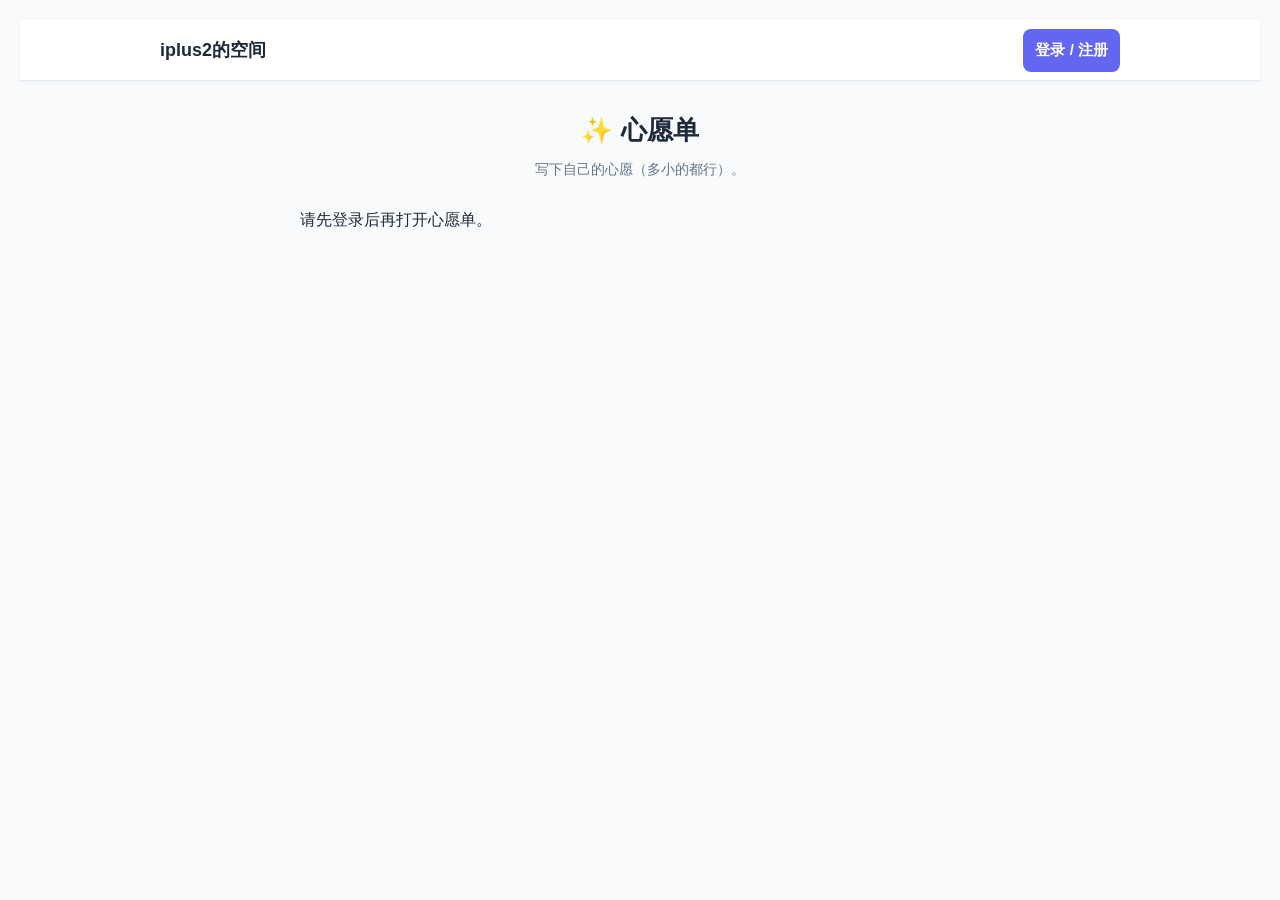
<file: wishlist.html>
<!DOCTYPE html>
<html lang="zh-CN">
<head>
  <meta charset="UTF-8" />
  <meta name="viewport" content="width=device-width, initial-scale=1.0" />
  <title>心愿单</title>
  <link rel="stylesheet" href="css/style.css" />
  <link rel="stylesheet" href="css/wishlist.css" />
</head>
<body>
  <div id="site-header"></div>
  <main class="wishlist-wrap">
    <header class="wishlist-heading">
      <h1>✨ 心愿单</h1>
      <p>写下自己的心愿（多小的都行）。</p>
    </header>
    <p id="wishlist-status" role="status">正在打开心愿单...</p>
    <div id="wishlist-content" hidden>
      <form id="wishlist-compose" class="wishlist-card">
        <h2>添加心愿</h2>
        <fieldset id="wishlist-fields">
          <div id="wishlist-owner-wrap" hidden>
            <label for="wishlist-owner">与谁共享</label>
            <select id="wishlist-owner"></select>
          </div>
          <label for="wishlist-text">心愿内容</label>
          <textarea id="wishlist-text" maxlength="2000" required placeholder="写下你的心愿..."></textarea>
          <label for="wishlist-file">附上一张图片（可选）</label>
          <input id="wishlist-file" type="file" accept="image/jpeg,image/png,image/webp,image/gif" />
          <p class="wishlist-hint">最多一张，支持 JPG、PNG、WebP、GIF，最大 10 MB。</p>
          <img id="wishlist-preview" class="wishlist-photo" alt="所选图片预览" hidden />
          <button id="wishlist-remove-photo" class="btn btn-secondary" type="button" hidden>移除图片</button>
        </fieldset>
        <button id="wishlist-send" class="btn btn-primary" type="submit">添加心愿</button>
        <p id="wishlist-send-status" role="status"></p>
      </form>
      <div class="wishlist-toolbar">
        <p>默认显示全部未完成心愿，加载更多可查看已完成心愿。</p>
        <button id="wishlist-refresh" class="btn btn-secondary" type="button">刷新</button>
      </div>
      <p id="wishlist-list-status" role="status"></p>
      <div id="wishlist-feed" class="wishlist-feed"></div>
      <button id="wishlist-more" class="btn btn-secondary" type="button" hidden>加载更多（已完成心愿）</button>
    </div>
  </main>
  <script src="js/supabase.min.js"></script>
  <script src="js/config.js"></script>
  <script src="js/header-auth.js"></script>
  <script src="js/vip.js"></script>
  <script src="js/wishlist.js"></script>
</body>
</html>
</file>
<file: css/style.css>
/* ============================================
   全站共享样式
   ============================================ */

:root {
  --primary: #6366f1;
  --primary-hover: #4f46e5;
  --bg: #f8fafc;
  --card: #ffffff;
  --text: #1e293b;
  --text-muted: #64748b;
  --border: #e2e8f0;
  --error: #ef4444;
  --success: #22c55e;
  --info: #3b82f6;
  --radius: 12px;
  --shadow: 0 1px 3px rgba(0,0,0,.08), 0 4px 12px rgba(0,0,0,.04);
}

* {
  margin: 0;
  padding: 0;
  box-sizing: border-box;
}

body {
  font-family: -apple-system, BlinkMacSystemFont, "Segoe UI", Roboto, "Helvetica Neue", Arial, sans-serif;
  background: var(--bg);
  color: var(--text);
  min-height: 100vh;
  padding: 20px;
}

/* ---- Site Header (所有页面共用) ---- */

.site-header {
  position: sticky;
  top: 0;
  background: var(--card);
  border-bottom: 1px solid var(--border);
  box-shadow: 0 1px 4px rgba(0,0,0,.06);
  z-index: 100;
  padding: 0 20px;
}

.header-inner {
  max-width: 960px;
  margin: 0 auto;
  height: 60px;
  display: flex;
  align-items: center;
  justify-content: space-between;
}

.header-logo {
  font-size: 18px;
  font-weight: 700;
  color: var(--text);
  text-decoration: none;
  cursor: pointer;
}

.header-logo a {
  color: inherit;
  text-decoration: none;
}

.header-actions {
  display: flex;
  align-items: center;
  gap: 8px;
}

.header-auth-area {
  display: flex;
  align-items: center;
  gap: 8px;
}

/* 小按钮（header 里的按钮） */
.btn-sm {
  padding: 6px 16px;
  font-size: 13px;
}

/* 用户下拉 */
.header-user-dropdown {
  position: relative;
  cursor: pointer;
  user-select: none;
}

.user-trigger {
  display: flex;
  align-items: center;
  gap: 6px;
  padding: 6px 12px;
  border-radius: 8px;
  background: var(--bg);
  border: 1px solid var(--border);
  transition: border-color .2s, background .2s;
  font: inherit;
  cursor: pointer;
}

.user-trigger:hover {
  border-color: var(--primary);
  background: rgba(99,102,241,.04);
}

.header-user-name {
  font-size: 14px;
  font-weight: 500;
  color: var(--text);
}

.dropdown-arrow {
  font-size: 10px;
  color: var(--text-muted);
}

.dropdown-menu {
  display: none;
  position: absolute;
  right: 0;
  top: calc(100% + 6px);
  background: var(--card);
  border: 1px solid var(--border);
  border-radius: 10px;
  box-shadow: 0 4px 16px rgba(0,0,0,.12);
  min-width: 180px;
  overflow: hidden;
  z-index: 200;
}

.dropdown-user-name {
  padding: 12px 16px 8px;
  font-size: 13px;
  font-weight: 600;
  color: var(--text);
  border-bottom: 1px solid var(--border);
}

.dropdown-item {
  display: block;
  width: 100%;
  padding: 10px 16px;
  border: none;
  background: none;
  text-align: left;
  font-size: 14px;
  color: var(--text);
  cursor: pointer;
  transition: background .15s;
}

.dropdown-item:hover {
  background: var(--bg);
}

.dropdown-item-danger {
  color: var(--error);
}

.dropdown-item-danger:hover {
  background: #fef2f2;
}

/* ---- Home Page ---- */

.home-container {
  width: 100%;
  max-width: 960px;
  margin: 0 auto;
  padding: 40px 20px;
}

.home-hero {
  background: var(--card);
  border-radius: var(--radius);
  box-shadow: var(--shadow);
  padding: 60px 40px;
  text-align: center;
}

.home-hero h2 {
  font-size: 28px;
  font-weight: 700;
  margin-bottom: 12px;
}

.home-hero p {
  color: var(--text-muted);
  font-size: 16px;
  margin-bottom: 32px;
}

.home-cta {
  display: inline-flex;
  align-items: center;
  padding: 14px 32px;
  font-size: 16px;
  border-radius: 10px;
  text-decoration: none;
}

/* ---- Auth Pages (Login / Register) ---- */

/* 页面内容居中容器（登录/注册/改密等） */
.page-center {
  min-height: calc(100vh - 60px);
  display: flex;
  align-items: center;
  justify-content: center;
}

.auth-container {
  width: 100%;
  max-width: 400px;
}

.auth-card {
  background: var(--card);
  border-radius: var(--radius);
  box-shadow: var(--shadow);
  padding: 40px 32px;
}

.auth-card h1 {
  font-size: 24px;
  font-weight: 700;
  text-align: center;
  margin-bottom: 8px;
}

.auth-card .subtitle {
  text-align: center;
  color: var(--text-muted);
  font-size: 14px;
  margin-bottom: 28px;
}

.form-group {
  margin-bottom: 18px;
}

.form-group label {
  display: block;
  font-size: 14px;
  font-weight: 500;
  margin-bottom: 6px;
  color: var(--text);
}

.form-group input {
  width: 100%;
  padding: 10px 14px;
  border: 1px solid var(--border);
  border-radius: 8px;
  font-size: 15px;
  transition: border-color .2s, box-shadow .2s;
  outline: none;
}

.form-group input:focus {
  border-color: var(--primary);
  box-shadow: 0 0 0 3px rgba(99,102,241,.15);
}

.btn {
  display: inline-flex;
  align-items: center;
  justify-content: center;
  width: 100%;
  padding: 12px;
  border: none;
  border-radius: 8px;
  font-size: 15px;
  font-weight: 600;
  cursor: pointer;
  transition: background .2s;
}

.btn-primary {
  background: var(--primary);
  color: #fff;
}

.btn-primary:hover {
  background: var(--primary-hover);
}

.btn-secondary {
  background: transparent;
  color: var(--primary);
  border: 1px solid var(--primary);
}

.btn-secondary:hover {
  background: rgba(99,102,241,.05);
}

.auth-link {
  text-align: center;
  margin-top: 20px;
  font-size: 14px;
  color: var(--text-muted);
}

.auth-link a {
  color: var(--primary);
  text-decoration: none;
  font-weight: 500;
}

.auth-link a:hover {
  text-decoration: underline;
}

/* ---- Message ---- */

.message {
  padding: 10px 14px;
  border-radius: 8px;
  font-size: 14px;
  margin-bottom: 16px;
  display: none;
}

.message.error {
  background: #fef2f2;
  color: var(--error);
  border: 1px solid #fecaca;
}

.message.success {
  background: #f0fdf4;
  color: #16a34a;
  border: 1px solid #bbf7d0;
}

.message.info {
  background: #eff6ff;
  color: var(--info);
  border: 1px solid #bfdbfe;
}

.form-check {
  display: flex;
  align-items: center;
  gap: 8px;
  margin-bottom: 18px;
  font-size: 14px;
  color: var(--text-muted);
  cursor: pointer;
}

.form-check input[type="checkbox"] {
  width: 16px;
  height: 16px;
  cursor: pointer;
}

/* ---- Responsive ---- */

/* ---- 会员徽章（header 下拉菜单） ---- */

.member-badge {
  display: inline-flex;
  align-items: center;
  font-size: 11px;
  font-weight: 700;
  padding: 1px 6px;
  border-radius: 4px;
  line-height: 1.4;
  letter-spacing: 0.5px;
  flex-shrink: 0;
}

.member-vip {
  background: linear-gradient(135deg, #fbbf24, #f59e0b);
  color: #fff;
}

.member-svip {
  background: linear-gradient(135deg, #ec4899, #db2777);
  color: #fff;
}

@media (max-width: 600px) {
  .auth-card {
    padding: 28px 20px;
  }
  .home-hero {
    padding: 40px 20px;
  }
  .home-hero h2 {
    font-size: 22px;
  }
}
</file>
<file: css/admin-invite.css>
body {
  background: #f5f6fa;
  font-family: 'PingFang SC', 'Microsoft YaHei', sans-serif;
}

.admin-wrap {
  max-width: 720px;
  margin: 0 auto;
  padding: 0 16px 60px;
}

.admin-header {
  text-align: center;
  padding: 32px 0 24px;
}

.admin-header h1 {
  font-size: 1.5rem;
  color: #333;
}

.admin-header p {
  font-size: 0.85rem;
  color: #888;
  margin-top: 6px;
}

.admin-card {
  background: #fff;
  border-radius: 12px;
  padding: 20px;
  margin-bottom: 16px;
  box-shadow: 0 1px 4px rgba(0,0,0,0.06);
}

.admin-card h3 {
  font-size: 0.95rem;
  color: #555;
  margin-bottom: 14px;
  display: flex;
  align-items: center;
  gap: 6px;
}

.code-row {
  display: flex;
  flex-wrap: wrap;
  align-items: center;
  gap: 10px;
  padding: 10px 0;
  border-bottom: 1px solid #f0f0f0;
  font-size: 0.9rem;
}

.code-row:last-child {
  border-bottom: none;
}

.code-str {
  min-width: 0;
  overflow-wrap: anywhere;
  flex: 1;
  font-family: monospace;
  font-size: 1rem;
  font-weight: bold;
  color: #333;
  letter-spacing: 2px;
}

.code-type {
  font-size: 0.75rem;
  padding: 2px 8px;
  border-radius: 10px;
}

.code-type-vip {
  background: #dbeafe;
  color: #2563eb;
}

.code-type-svip {
  background: #ede9fe;
  color: #7c3aed;
}

.code-status {
  font-size: 0.78rem;
  color: #aaa;
  flex: 1;
  text-align: right;
}

.gen-form {
  display: flex;
  flex-wrap: wrap;
  gap: 10px;
  align-items: center;
}

.gen-form select {
  padding: 8px 12px;
  border: 1px solid #d1d5db;
  border-radius: 8px;
  font-size: 0.9rem;
  outline: none;
  cursor: pointer;
}

.gen-form input {
  min-width: 0;
  max-width: 100%;
}

.gen-form select:focus {
  border-color: var(--color-primary, #3b82f6);
}

.result-box {
  margin-top: 12px;
  padding: 12px;
  border-radius: 8px;
  font-size: 0.9rem;
  word-break: break-all;
}

.result-success {
  background: #f0fdf4;
  border: 1px solid #bbf7d0;
  color: #166534;
}

.result-error {
  background: #fef2f2;
  border: 1px solid #fecaca;
  color: #991b1b;
}

.result-empty {
  background: #f9fafb;
  border: 1px solid #e5e7eb;
  color: #6b7280;
  text-align: center;
}

.btn-copy {
  padding: 4px 10px;
  font-size: 0.78rem;
  background: #f3f4f6;
  border: 1px solid #d1d5db;
  border-radius: 6px;
  cursor: pointer;
  white-space: nowrap;
}

.btn-copy:hover {
  background: #e5e7eb;
}

.btn-copy.copied {
  background: #d1fae5;
  border-color: #6ee7b7;
  color: #065f46;
}

.notice {
  background: #fffbeb;
  border: 1px solid #fde68a;
  border-radius: 10px;
  padding: 14px 18px;
  font-size: 0.88rem;
  color: #92400e;
  margin-bottom: 20px;
}

.admin-access-denied {
  margin-top: 20px;
}

.loading {
  text-align: center;
  padding: 24px;
  color: #aaa;
}

.admin-list-message {
  text-align: center;
  padding: 20px;
  color: #aaa;
}

.admin-list-error {
  color: #e11d48;
}

.back-link {
  display: inline-block;
  margin-bottom: 16px;
  color: #888;
  font-size: 0.85rem;
  text-decoration: none;
}

.back-link:hover {
  color: #333;
}

@media (max-width: 600px) {
  .code-str {
    flex-basis: 100%;
  }
}
</file>
<file: css/contact.css>
.private-space-wrap {
  max-width: 680px;
  margin: 0 auto;
  padding: 0 16px 40px;
}

.private-header {
  text-align: center;
  padding: 32px 0 24px;
}

.private-header h1 {
  font-size: 1.5rem;
  color: var(--text);
  margin-bottom: 6px;
}

.private-header p {
  color: #888;
  font-size: 0.9rem;
}

.private-notice {
  background: #f0f9ff;
  border: 1px solid #bae0f5;
  border-radius: 10px;
  padding: 14px 18px;
  margin-bottom: 24px;
  font-size: 0.88rem;
  color: #555;
  display: flex;
  align-items: flex-start;
  gap: 10px;
}

.private-notice .notice-icon {
  font-size: 1.1rem;
  flex-shrink: 0;
}

.private-compose {
  background: #fff;
  border: 1px solid #e5e7eb;
  border-radius: 12px;
  padding: 18px;
  margin-bottom: 24px;
  box-shadow: 0 1px 3px rgba(0,0,0,0.06);
}

.private-compose h3 {
  font-size: 0.95rem;
  color: #666;
  margin-bottom: 12px;
  display: flex;
  align-items: center;
  gap: 6px;
}

.private-compose textarea {
  width: 100%;
  min-height: 90px;
  padding: 10px 12px;
  border: 1px solid #d1d5db;
  border-radius: 8px;
  font-size: 0.95rem;
  font-family: inherit;
  resize: vertical;
  box-sizing: border-box;
  outline: none;
  transition: border-color 0.2s;
}

.private-compose textarea:focus {
  border-color: var(--color-primary, #3b82f6);
}

.private-compose textarea::placeholder {
  color: #aaa;
}

.private-compose-actions {
  display: flex;
  justify-content: space-between;
  align-items: center;
  margin-top: 10px;
}

.private-compose-actions label {
  font-size: 0.85rem;
  color: #888;
  cursor: pointer;
  display: flex;
  align-items: center;
  gap: 4px;
}

.private-compose-actions input[type="file"] {
  display: none;
}

.btn-compose {
  padding: 7px 18px;
  background: var(--color-primary, #3b82f6);
  color: #fff;
  border: none;
  border-radius: 7px;
  font-size: 0.9rem;
  cursor: pointer;
  transition: opacity 0.2s;
}

.btn-compose:hover {
  opacity: 0.85;
}

.btn-compose:disabled {
  opacity: 0.5;
  cursor: not-allowed;
}

.private-feed {
  display: flex;
  flex-direction: column;
  gap: 14px;
}

.private-pagination {
  text-align: center;
  margin-top: 20px;
}

.private-pagination p {
  color: #888;
  font-size: 0.85rem;
  margin-bottom: 12px;
}

.private-pagination button:disabled {
  opacity: 0.6;
  cursor: wait;
}

.private-pagination button[hidden] {
  display: none;
}

.private-post {
  background: #fff;
  border: 1px solid #e5e7eb;
  border-radius: 12px;
  padding: 14px 16px;
  box-shadow: 0 1px 3px rgba(0,0,0,0.05);
}

.private-post-header {
  display: flex;
  justify-content: space-between;
  align-items: center;
  margin-bottom: 8px;
}

.private-post-author {
  display: flex;
  align-items: center;
  gap: 8px;
}

.private-post-avatar {
  width: 30px;
  height: 30px;
  border-radius: 50%;
  background: linear-gradient(135deg, #667eea, #764ba2);
  color: #fff;
  font-size: 0.75rem;
  font-weight: bold;
  display: flex;
  align-items: center;
  justify-content: center;
}

.private-post-avatar.is-admin {
  background: linear-gradient(135deg, #f093fb, #f5576c);
}

.private-post-author-name {
  font-size: 0.88rem;
  font-weight: 600;
  color: #333;
}

.private-post-author-badge {
  font-size: 0.72rem;
  padding: 1px 6px;
  border-radius: 10px;
  margin-left: 4px;
}

.badge-admin {
  background: #fee2e2;
  color: #dc2626;
}

.badge-svip {
  background: #ede9fe;
  color: #7c3aed;
}

.badge-vip {
  background: #dbeafe;
  color: #2563eb;
}

.private-post-time {
  font-size: 0.78rem;
  color: #aaa;
}

.private-post-content {
  font-size: 0.95rem;
  color: #333;
  line-height: 1.6;
  white-space: pre-wrap;
  word-break: break-word;
}

.private-post-file {
  margin-top: 8px;
  display: flex;
  align-items: center;
  gap: 6px;
  font-size: 0.85rem;
}

.private-post-file a {
  color: var(--color-primary, #3b82f6);
  text-decoration: none;
  display: flex;
  align-items: center;
  gap: 4px;
}

.private-post-file a:hover {
  text-decoration: underline;
}

.btn-download-attachment {
  color: var(--primary);
  background: none;
  border: 0;
  padding: 4px 0;
  font: inherit;
  text-align: left;
  overflow-wrap: anywhere;
  cursor: pointer;
}

.btn-download-attachment:disabled,
.btn-delete-post:disabled {
  opacity: 0.6;
  cursor: wait;
}

.private-attachment-hint {
  margin-top: 8px;
  color: var(--text-muted);
  font-size: 0.8rem;
}

.private-post-actions {
  margin-top: 8px;
  display: flex;
  justify-content: flex-end;
}

.btn-delete-post {
  font-size: 0.8rem;
  color: #dc2626;
  background: none;
  border: none;
  cursor: pointer;
  padding: 2px 6px;
  border-radius: 4px;
  opacity: 0.7;
}

.btn-delete-post:hover {
  opacity: 1;
  background: #fee2e2;
}

.private-empty {
  text-align: center;
  padding: 48px 0;
  color: #bbb;
}

.private-empty-icon {
  font-size: 3rem;
  margin-bottom: 12px;
}

.private-empty p {
  font-size: 0.95rem;
}

.private-loading {
  text-align: center;
  padding: 24px;
  color: #aaa;
}

.file-name-display {
  max-width: 200px;
  overflow: hidden;
  text-overflow: ellipsis;
  white-space: nowrap;
  display: inline-block;
  vertical-align: middle;
}
</file>
<file: css/mailbox.css>
.mailbox-wrap {
  max-width: 680px;
  margin: 32px auto;
}

.mailbox-wrap [hidden] {
  display: none;
}

#mailbox-status {
  margin-bottom: 16px;
  line-height: 1.7;
}

.mailbox-heading {
  text-align: center;
  margin-bottom: 28px;
}

.mailbox-heading h1 {
  font-size: 1.6rem;
  margin-bottom: 12px;
}

.mailbox-heading p,
.mailbox-hint,
.mailbox-date {
  color: var(--text-muted);
  font-size: 0.88rem;
  line-height: 1.7;
}

.mailbox-card {
  padding: 20px;
  background: var(--card);
  border: 1px solid var(--border);
  border-radius: var(--radius);
  box-shadow: var(--shadow);
  overflow-wrap: anywhere;
}

.mailbox-card h2 {
  font-size: 1.1rem;
  margin-bottom: 14px;
}

.mailbox-card fieldset {
  border: 0;
  min-width: 0;
}

.mailbox-card label {
  display: block;
  margin: 12px 0 6px;
}

.mailbox-card select,
.mailbox-card input {
  width: 100%;
  min-width: 0;
  padding: 10px;
  font: inherit;
  border: 1px solid var(--border);
  border-radius: 8px;
  background: var(--bg);
}

.mailbox-card .btn,
.mailbox-card [role="status"] {
  margin-top: 12px;
}

.mailbox-photo {
  display: block;
  width: 100%;
  max-height: 520px;
  object-fit: contain;
  margin-top: 14px;
  border-radius: 8px;
}

.mailbox-toolbar {
  display: flex;
  flex-wrap: wrap;
  gap: 8px;
  margin: 24px 0 14px;
}

.mailbox-toolbar .btn {
  width: auto;
  flex: 1;
  white-space: nowrap;
}

.mailbox-toolbar [aria-pressed="true"] {
  color: #fff;
  background: var(--primary);
}

.mailbox-wrap button:disabled {
  opacity: 0.6;
  cursor: wait;
}

.mailbox-feed {
  display: grid;
  gap: 16px;
  margin: 16px 0;
}

.mailbox-error {
  color: var(--error);
}
</file>
<file: css/user-profile.css>
.profile-container {
  max-width: 500px;
  margin: 40px auto;
  padding: 30px;
  background: #fff;
  border-radius: 12px;
  box-shadow: 0 2px 12px rgba(0,0,0,0.1);
}

.profile-title {
  text-align: center;
  margin-bottom: 30px;
  font-size: 24px;
}

.profile-info {
  margin-bottom: 30px;
}

.profile-info-item {
  display: flex;
  justify-content: space-between;
  align-items: center;
  padding: 15px 0;
  border-bottom: 1px solid #eee;
}

.profile-info-item:last-child {
  border-bottom: none;
}

.profile-label {
  color: #666;
  font-size: 14px;
}

.profile-value {
  font-weight: 500;
  color: #333;
}

.profile-actions {
  display: flex;
  flex-direction: column;
  gap: 12px;
}

.back-link {
  display: block;
  text-align: center;
  margin-top: 20px;
  color: #666;
  text-decoration: none;
}

.back-link:hover {
  color: #333;
}

.member-section {
  margin: 24px 0;
  padding: 20px;
  background: #f8fafc;
  border-radius: 12px;
  border: 1px solid #e2e8f0;
}

.member-section h3 {
  font-size: 15px;
  font-weight: 600;
  margin-bottom: 14px;
  text-align: center;
}

.member-info-box {
  display: flex;
  align-items: center;
  gap: 14px;
  padding: 16px;
  border-radius: 10px;
  margin-bottom: 16px;
}

.member-info-vip {
  background: linear-gradient(135deg, #fef3c7, #fde68a);
  border: 1px solid #f59e0b;
}

.member-info-svip {
  background: linear-gradient(135deg, #fce4ec, #f8bbd0);
  border: 1px solid #ec4899;
}

.member-info-normal {
  background: #f1f5f9;
  border: 1px solid #cbd5e1;
}

.member-info-icon {
  font-size: 32px;
  line-height: 1;
}

.member-info-title {
  font-size: 16px;
  font-weight: 700;
  margin-bottom: 4px;
}

.member-info-desc {
  font-size: 13px;
  color: #64748b;
}

.member-info-date {
  font-size: 12px;
  color: #94a3b8;
  margin-top: 2px;
}

.member-activate-section {
  text-align: center;
}

.member-activate-section h3 {
  font-size: 15px;
  font-weight: 600;
  margin-bottom: 6px;
}

.member-activate-desc {
  font-size: 13px;
  color: #64748b;
  margin-bottom: 12px;
}

.member-activate-form {
  display: flex;
  gap: 8px;
}

.member-code-input {
  flex: 1;
  padding: 10px 14px;
  border: 1px solid #e2e8f0;
  border-radius: 8px;
  font-size: 15px;
  outline: none;
  transition: border-color .2s;
}

.member-code-input:focus {
  border-color: #6366f1;
  box-shadow: 0 0 0 3px rgba(99,102,241,.15);
}

.member-activate-form .btn {
  width: auto;
  padding: 10px 24px;
  white-space: nowrap;
}
</file>
<file: css/wishlist.css>
.wishlist-wrap {
  max-width: 680px;
  margin: 32px auto;
}

.wishlist-wrap [hidden] {
  display: none;
}

.wishlist-heading {
  text-align: center;
  margin-bottom: 24px;
}

.wishlist-heading h1 {
  font-size: 1.6rem;
  margin-bottom: 10px;
}

.wishlist-wrap p {
  line-height: 1.7;
}

#wishlist-status,
#wishlist-list-status {
  margin-bottom: 16px;
}

.wishlist-heading p,
.wishlist-hint,
.wishlist-meta,
.wishlist-toolbar p {
  color: var(--text-muted);
  font-size: 0.88rem;
}

.wishlist-card {
  padding: 20px;
  background: var(--card);
  border: 1px solid var(--border);
  border-radius: var(--radius);
  box-shadow: var(--shadow);
  overflow-wrap: anywhere;
}

.wishlist-card h2 {
  font-size: 1.1rem;
  margin-bottom: 12px;
}

.wishlist-card fieldset {
  border: 0;
  min-width: 0;
}

.wishlist-card label {
  display: block;
  margin: 12px 0 6px;
}

.wishlist-card select,
.wishlist-card input,
.wishlist-card textarea {
  width: 100%;
  min-width: 0;
  padding: 10px;
  font: inherit;
  border: 1px solid var(--border);
  border-radius: 8px;
  background: var(--bg);
}

.wishlist-card textarea {
  min-height: 110px;
  resize: vertical;
}

.wishlist-card .btn,
.wishlist-card [role="status"] {
  margin-top: 12px;
}

.wishlist-photo {
  display: block;
  width: 100%;
  max-height: 520px;
  object-fit: contain;
  margin-top: 14px;
  border-radius: 8px;
}

.wishlist-toolbar {
  display: flex;
  align-items: center;
  gap: 16px;
  margin: 24px 0 14px;
}

.wishlist-toolbar .btn {
  width: auto;
  flex-shrink: 0;
}

.wishlist-feed {
  display: grid;
  gap: 16px;
  margin: 16px 0;
}

.wishlist-text {
  white-space: pre-wrap;
  margin-top: 12px;
}

.wishlist-state {
  font-weight: 600;
}

.wishlist-card.is-completed {
  background: #f0fdf4;
  border-color: #86efac;
  color: #166534;
}

.wishlist-card.is-completed .wishlist-meta {
  color: #34734b;
}

.wishlist-error {
  color: var(--error);
}

.wishlist-wrap button:disabled {
  opacity: 0.6;
  cursor: wait;
}
</file>
